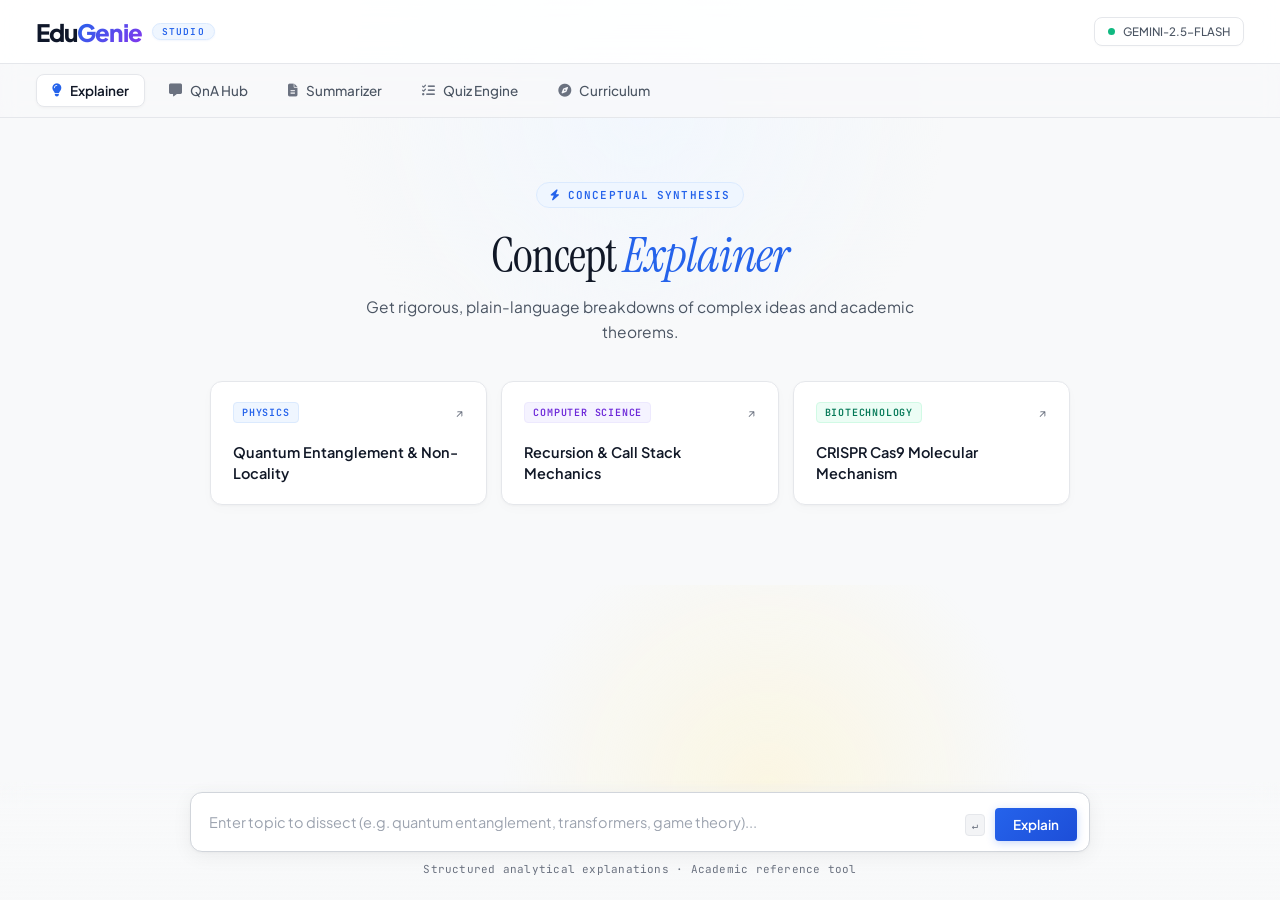
<file: static/index.html>
<!DOCTYPE html>
<html lang="en">

<head>
    <meta charset="UTF-8">
    <meta name="viewport" content="width=device-width, initial-scale=1.0">
    <title>EduGenie — Minimalist AI Academic Studio</title>
    <link rel="stylesheet" href="/static/style.css?v=light3">
    <link rel="stylesheet" href="https://cdnjs.cloudflare.com/ajax/libs/font-awesome/6.5.2/css/all.min.css">
    <link rel="preconnect" href="https://fonts.googleapis.com">
    <link rel="preconnect" href="https://fonts.gstatic.com" crossorigin>
    <link href="https://fonts.googleapis.com/css2?family=Instrument+Serif:ital@0;1&family=JetBrains+Mono:wght@400;500;600&family=Plus+Jakarta+Sans:wght@400;500;600;700&display=swap" rel="stylesheet">
</head>

<body>

    <!-- ─── Minimalist Header ─── -->
    <header>
        <div class="logo">
            <a href="/" class="logo-title" title="EduGenie AI Academic Studio">
                <span class="brand-edu">Edu</span><span class="brand-genie">Genie</span>
                <span class="logo-badge">STUDIO</span>
            </a>
        </div>

        <div class="header-status">
            <span class="status-dot"></span>
            <span>GEMINI-2.5-FLASH</span>
        </div>
    </header>

    <!-- ─── Segmented Workspace Navigation ─── -->
    <nav>
        <button class="active" id="explainerName">
            <i class="fa-solid fa-lightbulb"></i>
            Explainer
        </button>

        <button id="QnAName">
            <i class="fa-solid fa-message"></i>
            QnA Hub
        </button>

        <button id="summarizerName">
            <i class="fa-solid fa-file-lines"></i>
            Summarizer
        </button>

        <button id="quizName">
            <i class="fa-solid fa-list-check"></i>
            Quiz Engine
        </button>

        <button id="roadmapName">
            <i class="fa-solid fa-compass"></i>
            Curriculum
        </button>
    </nav>

    <!-- ─── Main Viewport ─── -->
    <main class="main-viewport">

        <!-- 1. Explainer View -->
        <section class="section-view chat-section Explainer active" id="Explainer">
            <div class="chat-scroll-area">
                <div class="chat-column">
                    <div class="welcome-hero">
                        <div class="hero-eyebrow eyebrow-blue">
                            <i class="fa-solid fa-bolt"></i> Conceptual Synthesis
                        </div>
                        <h1>Concept <em>Explainer</em></h1>
                        <p class="subline">Get rigorous, plain-language breakdowns of complex ideas and academic theorems.</p>
                        
                        <div class="starter-bento">
                            <div class="bento-card" onclick="useStarterPrompt(Explainer, 'Quantum Entanglement')">
                                <div class="bento-header">
                                    <span class="bento-tag tag-blue">Physics</span>
                                    <span class="bento-arrow">↗</span>
                                </div>
                                <h3>Quantum Entanglement & Non-Locality</h3>
                            </div>
                            <div class="bento-card" onclick="useStarterPrompt(Explainer, 'Recursion in Computer Science')">
                                <div class="bento-header">
                                    <span class="bento-tag tag-purple">Computer Science</span>
                                    <span class="bento-arrow">↗</span>
                                </div>
                                <h3>Recursion & Call Stack Mechanics</h3>
                            </div>
                            <div class="bento-card" onclick="useStarterPrompt(Explainer, 'CRISPR Gene Editing')">
                                <div class="bento-header">
                                    <span class="bento-tag tag-emerald">Biotechnology</span>
                                    <span class="bento-arrow">↗</span>
                                </div>
                                <h3>CRISPR Cas9 Molecular Mechanism</h3>
                            </div>
                        </div>

                        <button class="clear-chat-btn" onclick="clearChat(Explainer)">
                            <i class="fa-solid fa-arrow-rotate-left"></i> Reset Thread
                        </button>
                    </div>

                    <div class="chat-feed-container"></div>
                </div>
            </div>

            <div class="chat-input-dock">
                <div class="dock-inner">
                    <div class="input-card">
                        <input type="text" class="chat-input" placeholder="Enter topic to dissect (e.g. quantum entanglement, transformers, game theory)...">
                        <div class="dock-actions">
                            <kbd class="kbd-hint">↵</kbd>
                            <button type="button" class="send-btn" title="Explain Concept">
                                <span>Explain</span>
                            </button>
                        </div>
                    </div>
                    <small class="disclaimer">Structured analytical explanations · Academic reference tool</small>
                </div>
            </div>
        </section>

        <!-- 2. QnA Hub View -->
        <section class="section-view chat-section QnA" id="QnA">
            <div class="chat-scroll-area">
                <div class="chat-column">
                    <div class="welcome-hero">
                        <div class="hero-eyebrow eyebrow-purple">
                            <i class="fa-solid fa-comment-dots"></i> Direct Inquiry
                        </div>
                        <h1>Academic <em>QnA Hub</em></h1>
                        <p class="subline">Direct inquiry for scientific concepts, historical context, and technical mechanisms.</p>

                        <div class="starter-bento">
                            <div class="bento-card" onclick="useStarterPrompt(QnA, 'Why does ice float on liquid water?')">
                                <div class="bento-header">
                                    <span class="bento-tag tag-amber">Thermodynamics</span>
                                    <span class="bento-arrow">↗</span>
                                </div>
                                <h3>Why does ice float on liquid water?</h3>
                            </div>
                            <div class="bento-card" onclick="useStarterPrompt(QnA, 'What causes gravity according to general relativity?')">
                                <div class="bento-header">
                                    <span class="bento-tag tag-blue">Astrophysics</span>
                                    <span class="bento-arrow">↗</span>
                                </div>
                                <h3>Spacetime curvature vs. Newtonian gravity</h3>
                            </div>
                            <div class="bento-card" onclick="useStarterPrompt(QnA, 'How do neural networks learn through backpropagation?')">
                                <div class="bento-header">
                                    <span class="bento-tag tag-purple">Deep Learning</span>
                                    <span class="bento-arrow">↗</span>
                                </div>
                                <h3>Backpropagation & Matrix Chain Rule</h3>
                            </div>
                        </div>

                        <button class="clear-chat-btn" onclick="clearChat(QnA)">
                            <i class="fa-solid fa-arrow-rotate-left"></i> Reset Thread
                        </button>
                    </div>

                    <div class="chat-feed-container"></div>
                </div>
            </div>

            <div class="chat-input-dock">
                <div class="dock-inner">
                    <div class="input-card">
                        <input type="text" class="chat-input" placeholder="Pose a technical or academic question...">
                        <div class="dock-actions">
                            <kbd class="kbd-hint">↵</kbd>
                            <button type="button" class="send-btn" title="Ask AI">
                                <span>Inquire</span>
                            </button>
                        </div>
                    </div>
                    <small class="disclaimer">Direct educational verification · Grounded responses</small>
                </div>
            </div>
        </section>

        <!-- 3. Summarizer View -->
        <section class="section-view chat-section summarizer" id="summarizer">
            <div class="chat-scroll-area">
                <div class="chat-column">
                    <div class="welcome-hero">
                        <div class="hero-eyebrow eyebrow-emerald">
                            <i class="fa-solid fa-compress"></i> Document Condenser
                        </div>
                        <h1>Document <em>Summarizer</em></h1>
                        <p class="subline">Condense dense literature, research publications, or complex notes into high-signal analytical briefs.</p>

                        <div class="starter-bento">
                            <div class="bento-card" onclick="useStarterPrompt(summarizer, 'Explain Retrieval-Augmented Generation (RAG), how it works, and why it is useful...')">
                                <div class="bento-header">
                                    <span class="bento-tag tag-blue">AI Architecture</span>
                                    <span class="bento-arrow">↗</span>
                                </div>
                                <h3>Retrieval-Augmented Generation (RAG)</h3>
                            </div>
                            <div class="bento-card" onclick="useStarterPrompt(summarizer, 'Summarize the core principles of Quantum Computing in simple terms.')">
                                <div class="bento-header">
                                    <span class="bento-tag tag-amber">Computation</span>
                                    <span class="bento-arrow">↗</span>
                                </div>
                                <h3>Quantum Superposition & Qubit Circuits</h3>
                            </div>
                            <div class="bento-card" onclick="useStarterPrompt(summarizer, 'What are the main differences between supervised, unsupervised, and reinforcement learning?')">
                                <div class="bento-header">
                                    <span class="bento-tag tag-emerald">Machine Learning</span>
                                    <span class="bento-arrow">↗</span>
                                </div>
                                <h3>Paradigms: Supervised vs. RL Policies</h3>
                            </div>
                        </div>

                        <button class="clear-chat-btn" onclick="clearChat(summarizer)">
                            <i class="fa-solid fa-arrow-rotate-left"></i> Reset Thread
                        </button>
                    </div>

                    <div class="chat-feed-container"></div>
                </div>
            </div>

            <div class="chat-input-dock">
                <div class="dock-inner">
                    <div class="depth-control">
                        <span class="control-label">BRIEF DEPTH</span>
                        <div class="segmented-group">
                            <button type="button" class="segmented-btn" data-length="Short">Executive</button>
                            <button type="button" class="segmented-btn active" data-length="medium">Balanced</button>
                            <button type="button" class="segmented-btn" data-length="Detailed">In-Depth</button>
                        </div>
                    </div>
                    
                    <div class="input-card">
                        <textarea class="chat-input summarizer-input" placeholder="Paste source passage or prompt to condense..." rows="2"></textarea>
                        <div class="dock-actions">
                            <kbd class="kbd-hint">↵</kbd>
                            <button type="button" class="send-btn" title="Generate Summary">
                                <span>Summarize</span>
                            </button>
                        </div>
                    </div>
                    <small class="disclaimer">High-density summary briefs · Formatted for fast retention</small>
                </div>
            </div>
        </section>

        <!-- 4. Quiz View -->
        <section class="section-view scroll-section Quiz" id="Quiz">
            <div class="content-container">
                <div class="welcome-hero" style="margin: 20px 0 32px 0;">
                    <div class="hero-eyebrow eyebrow-amber">
                        <i class="fa-solid fa-check-double"></i> Knowledge Verification
                    </div>
                    <h1>Assessment <em>Engine</em></h1>
                    <p class="subline">Interactive evaluation suite designed to test conceptual understanding and recall.</p>
                </div>

                <div class="QuizGenerator">
                    <!-- Step 1: Quiz Settings -->
                    <form class="quizSetting" id="quizSettingsForm">
                        <h2>Assessment Configuration</h2>

                        <div class="quizSettingTopic">
                            <label>Domain or Topic</label>
                            <input type="text" id="quizTopicInput" placeholder="e.g. Distributed Systems, Neural Architecture, Calculus" required>
                        </div>

                        <div class="quizSettingTopic">
                            <label>Target Rigor</label>
                            <select id="quizDifficultySelect" required>
                                <option value="Easy">Foundational (Easy)</option>
                                <option value="Medium" selected>Standard (Medium)</option>
                                <option value="Hard">Advanced (Hard)</option>
                            </select>
                        </div>

                        <div class="quizSettingTopic">
                            <label>Question Quantity</label>
                            <input type="number" id="quizNumInput" min="1" max="20" value="5" required>
                        </div>

                        <button type="submit" id="quizGenerateBtn">Construct Assessment</button>
                    </form>

                    <!-- Step 2: Question Display -->
                    <div id="quizPlayArea" style="display:none;">
                        <div class="quiz-progress">
                            <div class="quiz-progress-bar" id="quizProgressBar"></div>
                        </div>
                        <p class="quiz-counter" id="quizCounter">Question 1 / 5</p>

                        <div class="quiz-question-card">
                            <h3 id="quizQuestionText"></h3>
                            <div class="quiz-options" id="quizOptions"></div>
                        </div>
                    </div>

                    <!-- Step 3: Results -->
                    <div id="quizResults" style="display:none;">
                        <div class="quiz-score-display">
                            <h2>Assessment Complete</h2>
                            <div class="quiz-score-circle" id="quizScoreCircle">
                                <span id="quizScoreText">0/5</span>
                            </div>
                            <p id="quizScoreMessage"></p>
                        </div>

                        <div class="quiz-review" id="quizReview"></div>

                        <button class="quiz-restart-btn" id="quizRestartBtn">Generate Another Assessment</button>
                    </div>
                </div>
            </div>
        </section>

        <!-- 5. Curriculum / Roadmap View -->
        <section class="section-view scroll-section roadmap" id="roadmap">
            <div class="content-container">
                <div class="welcome-hero" style="margin: 20px 0 32px 0;">
                    <div class="hero-eyebrow eyebrow-rose">
                        <i class="fa-solid fa-map-location-dot"></i> Structured Mastery
                    </div>
                    <h1>Curriculum <em>Roadmap</em></h1>
                    <p class="subline">Generate step-by-step master syllabi from foundational principles to advanced mastery.</p>
                </div>

                <div class="roadmap-controls">
                    <div class="roadmap-search">
                        <input type="text" id="roadmapTopicInput" placeholder="e.g. Machine Learning, Compilers, Distributed Consensus...">
                        <select id="roadmapLevelSelect" class="roadmap-level">
                            <option value="beginner">Beginner</option>
                            <option value="intermediate" selected>Intermediate</option>
                            <option value="advanced">Advanced</option>
                        </select>
                        <button id="roadmapGenerateBtn">Build Path</button>
                    </div>
                </div>

                <!-- Error / Loading Display -->
                <div id="roadmapStatusMessage" class="roadmap-message"></div>

                <!-- Timeline Container -->
                <div id="roadmapTimelineContainer" class="roadmap-timeline" style="display:none;"></div>
            </div>
        </section>

    </main>

    <!-- ─── Core Application Logic ─── -->
    <script>
        // ─── Section References ───
        const explainerBtn = document.getElementById("explainerName");
        const Explainer = document.getElementById("Explainer");
        const QnABtn = document.getElementById("QnAName");
        const QnA = document.getElementById("QnA");
        const summarizerBtn = document.getElementById("summarizerName");
        const summarizer = document.getElementById("summarizer");
        const quizBtn = document.getElementById("quizName");
        const Quiz = document.getElementById("Quiz");
        const roadmapBtn = document.getElementById("roadmapName");
        const roadmap = document.getElementById("roadmap");

        const allSections = [Explainer, QnA, summarizer, Quiz, roadmap];
        const allBtns = [explainerBtn, QnABtn, summarizerBtn, quizBtn, roadmapBtn];

        // ─── Tab Switching ───
        function showSection(activeSection, activeBtn) {
            allSections.forEach(sec => sec.classList.remove('active'));
            allBtns.forEach(btn => btn.classList.remove('active'));

            activeSection.classList.add('active');
            activeBtn.classList.add('active');
        }

        explainerBtn.addEventListener('click', () => showSection(Explainer, explainerBtn));
        QnABtn.addEventListener('click', () => showSection(QnA, QnABtn));
        summarizerBtn.addEventListener('click', () => showSection(summarizer, summarizerBtn));
        quizBtn.addEventListener('click', () => showSection(Quiz, quizBtn));
        roadmapBtn.addEventListener('click', () => showSection(roadmap, roadmapBtn));

        // ─── Helper: Escape HTML ───
        function escapeHtml(text) {
            const div = document.createElement('div');
            div.textContent = text;
            return div.innerHTML;
        }

        // ─── Robust Document Markdown Parser ───
        function markdownToHtml(text) {
            if (!text) return '';
            let html = text;

            // Escape HTML entities safely
            html = html.replace(/&/g, '&amp;').replace(/</g, '&lt;').replace(/>/g, '&gt;');

            // Multi-line code blocks
            html = html.replace(/```(?:[a-zA-Z0-9]+)?\n([\s\S]*?)```/g, '<pre><code>$1</code></pre>');
            html = html.replace(/```([\s\S]*?)```/g, '<pre><code>$1</code></pre>');

            // Inline code
            html = html.replace(/`([^`]+)`/g, '<code>$1</code>');

            // Horizontal rules
            html = html.replace(/^---+$/gm, '<hr>');

            // Headings
            html = html.replace(/^### (.+)$/gm, '<h3>$1</h3>');
            html = html.replace(/^## (.+)$/gm, '<h2>$1</h2>');
            html = html.replace(/^# (.+)$/gm, '<h1>$1</h1>');

            // Bold & italic
            html = html.replace(/\*\*\*(.+?)\*\*\*/g, '<strong><em>$1</em></strong>');
            html = html.replace(/\*\*(.+?)\*\*/g, '<strong>$1</strong>');
            html = html.replace(/\*([^\*\n]+)\*/g, '<em>$1</em>');

            // List items with any leading whitespace
            html = html.replace(/^\s*[\*\-]\s+(.+)$/gm, '<li>$1</li>');
            html = html.replace(/^\s*\d+\.\s+(.+)$/gm, '<li>$1</li>');

            // Group adjacent list items in <ul>
            html = html.replace(/((?:<li>.*?<\/li>\n?)+)/g, '<ul>$1</ul>');

            // Paragraphs and line breaks
            html = html.replace(/\n\n+/g, '</p><p>');
            html = html.replace(/\n/g, '<br>');
            html = '<p>' + html + '</p>';

            // Clean up empty paragraphs
            html = html.replace(/<p>\s*<\/p>/g, '');
            html = html.replace(/<p>\s*(<(?:ul|ol|pre|hr|h1|h2|h3)>)/g, '$1');
            html = html.replace(/(<\/(?:ul|ol|pre|hr|h1|h2|h3)>)\s*<\/p>/g, '$1');

            return html;
        }

        // ─── Add Message to Chat Feed (Editorial Document Style) ───
        let messageCounter = 0;
        function addToChatFeed(section, question, answer) {
            const feed = section.querySelector('.chat-feed-container');
            section.classList.add('has-messages');

            // 1. Add User Message
            const userMsg = document.createElement('div');
            userMsg.className = 'chat-message user-message';
            userMsg.innerHTML = `
                <div class="message-content">
                    <p>${escapeHtml(question)}</p>
                </div>
            `;
            feed.appendChild(userMsg);

            // 2. Add AI Response Card
            messageCounter++;
            const msgId = `ai-msg-body-${messageCounter}`;
            const aiMsg = document.createElement('div');
            aiMsg.className = 'chat-message ai-message';
            aiMsg.innerHTML = `
                <div class="ai-avatar-mark">EG</div>
                <div class="message-wrapper">
                    <div class="message-content" id="${msgId}">
                        ${markdownToHtml(answer)}
                    </div>
                    <div class="message-actions">
                        <button type="button" class="action-btn copy-btn" onclick="copyMessage('${msgId}', this)">
                            <i class="fa-regular fa-copy"></i> Copy Brief
                        </button>
                    </div>
                </div>
            `;
            feed.appendChild(aiMsg);

            // Smoothly scroll to the beginning of the AI response for natural reading
            setTimeout(() => {
                aiMsg.scrollIntoView({ behavior: 'smooth', block: 'start' });
            }, 60);
        }

        // ─── Copy Document Action ───
        async function copyMessage(elementId, btn) {
            const el = document.getElementById(elementId);
            if (!el) return;
            const text = el.innerText || el.textContent;
            try {
                await navigator.clipboard.writeText(text);
                const originalHtml = btn.innerHTML;
                btn.innerHTML = '<i class="fa-solid fa-check"></i> Copied';
                btn.style.color = 'var(--accent-sage)';
                btn.style.borderColor = 'rgba(147, 183, 162, 0.4)';
                setTimeout(() => {
                    btn.innerHTML = originalHtml;
                    btn.style.color = '';
                    btn.style.borderColor = '';
                }, 2000);
            } catch (err) {
                console.error('Failed to copy text: ', err);
            }
        }

        // ─── Clear / Reset Thread ───
        function clearChat(section) {
            const feed = section.querySelector('.chat-feed-container');
            if (feed) feed.innerHTML = '';
            section.classList.remove('has-messages');
        }

        // ─── Starter Prompt Bento ───
        function useStarterPrompt(section, text) {
            const input = section.querySelector('.chat-input');
            const submitBtn = section.querySelector('.send-btn');
            if (input && submitBtn) {
                input.value = text;
                submitBtn.click();
            }
        }

        // ─── Generic API Call Helper ───
        async function callAPI(url, body, section, inputEl, question) {
            const btn = section.querySelector('.send-btn');
            const originalContent = btn.innerHTML;
            btn.innerHTML = '<svg class="spinner" viewBox="0 0 50 50"><circle class="path" cx="25" cy="25" r="20" fill="none" stroke-width="5"></circle></svg> Synthesizing...';
            btn.disabled = true;
            if (inputEl) inputEl.disabled = true;

            try {
                const response = await fetch(url, {
                    method: 'POST',
                    headers: { 'Content-Type': 'application/json' },
                    body: JSON.stringify(body)
                });
                const data = await response.json();
                addToChatFeed(section, question, data.response);
            } catch (error) {
                addToChatFeed(section, question, 'Error: ' + error.message);
            } finally {
                btn.innerHTML = originalContent;
                btn.disabled = false;
                if (inputEl) {
                    inputEl.disabled = false;
                    inputEl.value = '';
                    inputEl.focus();
                }
            }
        }

        // ─── 1. Explainer Setup ───
        const explainerInput = Explainer.querySelector('.chat-input');
        const explainerSubmit = Explainer.querySelector('.send-btn');

        function triggerExplainer() {
            const topic = explainerInput.value.trim();
            if (!topic) return alert('Please enter a concept to explain.');
            callAPI('/explain', { topic: topic }, Explainer, explainerInput, topic);
        }

        explainerSubmit.addEventListener('click', triggerExplainer);
        explainerInput.addEventListener('keydown', (e) => {
            if (e.key === 'Enter') {
                e.preventDefault();
                triggerExplainer();
            }
        });

        // ─── 2. QnA Hub Setup ───
        const qnaInput = QnA.querySelector('.chat-input');
        const qnaSubmit = QnA.querySelector('.send-btn');

        function triggerQnA() {
            const question = qnaInput.value.trim();
            if (!question) return alert('Please enter a question.');
            callAPI('/qa', { question: question }, QnA, qnaInput, question);
        }

        qnaSubmit.addEventListener('click', triggerQnA);
        qnaInput.addEventListener('keydown', (e) => {
            if (e.key === 'Enter') {
                e.preventDefault();
                triggerQnA();
            }
        });

        // ─── 3. Summarizer Setup ───
        const summarizerInput = summarizer.querySelector('.chat-input');
        const summarizerSubmit = summarizer.querySelector('.send-btn');
        let currentSummaryLength = 'medium';

        // Depth control segmented buttons
        document.querySelectorAll('.segmented-btn').forEach(btn => {
            btn.addEventListener('click', () => {
                document.querySelectorAll('.segmented-btn').forEach(b => b.classList.remove('active'));
                btn.classList.add('active');
                currentSummaryLength = btn.dataset.length || 'medium';
            });
        });

        function triggerSummarizer() {
            const text = summarizerInput.value.trim();
            if (!text) return alert('Please enter text or a query to summarize.');
            const displayQuestion = text.length > 90 ? text.substring(0, 90) + '...' : text;
            callAPI('/summarize', { text: text, length: currentSummaryLength }, summarizer, summarizerInput, displayQuestion);
        }

        summarizerSubmit.addEventListener('click', triggerSummarizer);
        summarizerInput.addEventListener('keydown', (e) => {
            if (e.key === 'Enter' && !e.shiftKey) {
                e.preventDefault();
                triggerSummarizer();
            }
        });

        // ─── 4. Quiz Engine Setup ───
        let quizData = [];
        let currentQ = 0;
        let userAnswers = [];
        let quizScore = 0;

        const quizSettingsForm = document.getElementById('quizSettingsForm');
        const quizPlayArea = document.getElementById('quizPlayArea');
        const quizResults = document.getElementById('quizResults');
        const quizGenerateBtn = document.getElementById('quizGenerateBtn');
        const quizProgressBar = document.getElementById('quizProgressBar');
        const quizCounter = document.getElementById('quizCounter');
        const quizQuestionText = document.getElementById('quizQuestionText');
        const quizOptionsDiv = document.getElementById('quizOptions');
        const quizScoreText = document.getElementById('quizScoreText');
        const quizScoreMessage = document.getElementById('quizScoreMessage');
        const quizReview = document.getElementById('quizReview');
        const quizRestartBtn = document.getElementById('quizRestartBtn');

        quizSettingsForm.addEventListener('submit', async (e) => {
            e.preventDefault();
            const topic = document.getElementById('quizTopicInput').value.trim();
            const numQ = parseInt(document.getElementById('quizNumInput').value) || 5;
            const difficulty = document.getElementById('quizDifficultySelect').value;
            if (!topic) return alert('Please enter a quiz topic.');

            quizGenerateBtn.innerHTML = '<svg class="spinner" viewBox="0 0 50 50"><circle class="path" cx="25" cy="25" r="20" fill="none" stroke-width="5"></circle></svg> Generating...';
            quizGenerateBtn.disabled = true;

            try {
                const response = await fetch('/quiz', {
                    method: 'POST',
                    headers: { 'Content-Type': 'application/json' },
                    body: JSON.stringify({ topic, num_questions: numQ, difficulty })
                });
                const data = await response.json();
                const result = data.response;

                if (result.error) {
                    alert(result.error);
                    return;
                }

                quizData = result.questions;
                currentQ = 0;
                userAnswers = [];
                quizScore = 0;

                quizSettingsForm.style.display = 'none';
                quizResults.style.display = 'none';
                quizPlayArea.style.display = 'block';
                showQuestion();
            } catch (error) {
                alert('Error generating quiz: ' + error.message);
            } finally {
                quizGenerateBtn.textContent = 'Construct Assessment';
                quizGenerateBtn.disabled = false;
            }
        });

        function showQuestion() {
            const q = quizData[currentQ];
            const total = quizData.length;
            const progress = ((currentQ) / total) * 100;

            quizProgressBar.style.width = progress + '%';
            quizCounter.textContent = `Question ${currentQ + 1} / ${total}`;
            quizQuestionText.textContent = q.question;

            quizOptionsDiv.innerHTML = '';
            ['A', 'B', 'C', 'D'].forEach(key => {
                if (q.options[key]) {
                    const btn = document.createElement('button');
                    btn.className = 'quiz-option-btn';
                    btn.innerHTML = `<span class="option-key">${key}</span> ${q.options[key]}`;
                    btn.addEventListener('click', () => selectAnswer(key, btn));
                    quizOptionsDiv.appendChild(btn);
                }
            });
        }

        function selectAnswer(selected, clickedBtn) {
            const q = quizData[currentQ];
            const correct = q.correct;
            const isCorrect = selected === correct;

            if (isCorrect) quizScore++;
            userAnswers.push({ selected, correct, isCorrect });

            const allBtns = quizOptionsDiv.querySelectorAll('.quiz-option-btn');
            allBtns.forEach(btn => {
                btn.disabled = true;
                btn.style.cursor = 'default';
                const key = btn.querySelector('.option-key').textContent;
                if (key === correct) {
                    btn.classList.add('correct');
                } else if (key === selected && !isCorrect) {
                    btn.classList.add('wrong');
                }
            });

            setTimeout(() => {
                currentQ++;
                if (currentQ < quizData.length) {
                    showQuestion();
                } else {
                    showResults();
                }
            }, 1000);
        }

        function showResults() {
            quizPlayArea.style.display = 'none';
            quizResults.style.display = 'block';

            const total = quizData.length;
            const pct = Math.round((quizScore / total) * 100);

            quizScoreText.textContent = `${quizScore}/${total}`;
            quizProgressBar.style.width = '100%';

            if (pct >= 80) quizScoreMessage.textContent = 'High Mastery: Exceptional conceptual retention.';
            else if (pct >= 60) quizScoreMessage.textContent = 'Solid Grasp: Good conceptual foundation.';
            else if (pct >= 40) quizScoreMessage.textContent = 'Review Recommended: Revisit foundational sections.';
            else quizScoreMessage.textContent = 'Active Study Required: Re-read core explanations.';

            let reviewHTML = '<h3>Answer Review</h3>';
            quizData.forEach((q, i) => {
                const ua = userAnswers[i];
                const icon = ua.isCorrect ? '✓' : '✗';
                reviewHTML += `
                    <div class="quiz-review-item ${ua.isCorrect ? 'review-correct' : 'review-wrong'}">
                        <p class="review-q"><strong>${icon} Q${i + 1}:</strong> ${q.question}</p>
                        <p class="review-answer">Your answer: <strong>${ua.selected}</strong> — ${q.options[ua.selected]}</p>
                        ${!ua.isCorrect ? `<p class="review-correct-answer">Correct answer: <strong>${ua.correct}</strong> — ${q.options[ua.correct]}</p>` : ''}
                        <p class="review-explanation">Rationale: ${q.explanation}</p>
                    </div>
                `;
            });
            quizReview.innerHTML = reviewHTML;
        }

        quizRestartBtn.addEventListener('click', () => {
            quizResults.style.display = 'none';
            quizPlayArea.style.display = 'none';
            quizSettingsForm.style.display = 'flex';
        });

        // ─── 5. Curriculum Roadmap Setup ───
        const roadmapTopicInput = document.getElementById('roadmapTopicInput');
        const roadmapLevelSelect = document.getElementById('roadmapLevelSelect');
        const roadmapGenerateBtn = document.getElementById('roadmapGenerateBtn');
        const roadmapTimelineContainer = document.getElementById('roadmapTimelineContainer');
        const roadmapStatusMessage = document.getElementById('roadmapStatusMessage');

        roadmapGenerateBtn.addEventListener('click', async () => {
            const topic = roadmapTopicInput.value.trim();
            const level = roadmapLevelSelect.value;
            if (!topic) return alert('Please enter a topic for your curriculum.');

            roadmapGenerateBtn.innerHTML = '<svg class="spinner" viewBox="0 0 50 50"><circle class="path" cx="25" cy="25" r="20" fill="none" stroke-width="5"></circle></svg> Building...';
            roadmapGenerateBtn.disabled = true;
            roadmapTopicInput.disabled = true;
            roadmapLevelSelect.disabled = true;

            roadmapTimelineContainer.style.display = 'none';
            roadmapStatusMessage.style.display = 'block';
            roadmapStatusMessage.innerHTML = '<p>Synthesizing curriculum structure...</p>';

            try {
                const response = await fetch('/learn/recommendations', {
                    method: 'POST',
                    headers: { 'Content-Type': 'application/json' },
                    body: JSON.stringify({ topic: topic, level: level })
                });
                const data = await response.json();
                const result = data.response;

                if (result.error) {
                    roadmapStatusMessage.innerHTML = `<p class="error-text">Error: ${result.error}</p>`;
                    return;
                }

                roadmapStatusMessage.style.display = 'none';
                let timelineHTML = `
                    <div class="roadmap-header">
                        <h2>Curriculum: ${result.topic || topic}</h2>
                        <span class="roadmap-badge">${result.level || level}</span>
                    </div>
                `;

                if (result.roadmap && Array.isArray(result.roadmap)) {
                    result.roadmap.forEach((phase, index) => {
                        let topicsHTML = phase.topics ? phase.topics.map(t => `<li>${t}</li>`).join('') : '';
                        let resourcesHTML = phase.resources ? phase.resources.map(r => `<li><i class="fa-solid fa-arrow-up-right-from-square"></i> ${r}</li>`).join('') : '';

                        timelineHTML += `
                            <div class="timeline-step">
                                <div class="timeline-marker">${index + 1}</div>
                                <div class="timeline-content">
                                    <div class="timeline-title-row">
                                        <h3>${phase.phase}</h3>
                                        ${phase.estimated_time ? `<span class="time-est"><i class="fa-regular fa-clock"></i> ${phase.estimated_time}</span>` : ''}
                                    </div>
                                    <p class="timeline-desc">${phase.description}</p>
                                    
                                    <div class="timeline-details">
                                        ${topicsHTML ? `
                                        <div class="detail-box">
                                            <h4>Core Competencies</h4>
                                            <ul>${topicsHTML}</ul>
                                        </div>` : ''}
                                        
                                        ${resourcesHTML ? `
                                        <div class="detail-box">
                                            <h4>Recommended References</h4>
                                            <ul class="resource-list">${resourcesHTML}</ul>
                                        </div>` : ''}
                                    </div>
                                </div>
                            </div>
                        `;
                    });
                } else {
                    timelineHTML += '<p>Failed to parse curriculum steps. Please try again.</p>';
                }

                roadmapTimelineContainer.innerHTML = timelineHTML;
                roadmapTimelineContainer.style.display = 'block';

            } catch (error) {
                roadmapStatusMessage.innerHTML = `<p class="error-text">Error generating curriculum: ${error.message}</p>`;
            } finally {
                roadmapGenerateBtn.textContent = 'Build Path';
                roadmapGenerateBtn.disabled = false;
                roadmapTopicInput.disabled = false;
                roadmapLevelSelect.disabled = false;
            }
        });

        roadmapTopicInput.addEventListener('keydown', (e) => {
            if (e.key === 'Enter') roadmapGenerateBtn.click();
        });
    </script>
</body>

</html>
</file>
<file: static/style.css>
/* ─── EduGenie AI: Subtle & Attractive Minimalist Editorial Design System (Warm Light Canvas) ─── */
@import url('https://fonts.googleapis.com/css2?family=Instrument+Serif:ital@0;1&family=JetBrains+Mono:wght@400;500;600&family=Plus+Jakarta+Sans:wght@400;500;600;700&display=swap');

:root {
    /* ─── Core Palette (Warm Linen / Bone Canvas) ─── */
    --bg-canvas: #f8f9fa;
    --bg-surface: #ffffff;
    --bg-surface-elevated: #f1f3f6;
    --bg-surface-input: #ffffff;
    
    /* ─── Structural Hairlines ─── */
    --border-subtle: #e5e7eb;
    --border-medium: #d1d5db;
    --border-strong: #9ca3af;
    
    /* ─── Typography & Neutrals ─── */
    --text-primary: #111827;
    --text-secondary: #4b5563;
    --text-tertiary: #6b7280;
    --text-inverse: #ffffff;
    
    /* ─── Subtle & Attractive Pastel Accents ─── */
    --accent-blue: #2563eb;
    --accent-blue-bg: #eff6ff;
    --accent-blue-border: #dbeafe;
    
    --accent-amber: #b45309;
    --accent-amber-bg: #fef3c7;
    --accent-amber-border: #fde68a;
    
    --accent-emerald: #047857;
    --accent-emerald-bg: #ecfdf5;
    --accent-emerald-border: #d1fae5;
    
    --accent-purple: #6d28d9;
    --accent-purple-bg: #f5f3ff;
    --accent-purple-border: #ede9fe;
    
    --accent-rose: #be123c;
    --accent-rose-bg: #fff1f2;
    --accent-rose-border: #ffe4e6;
    
    --accent-warm: #c2410c;
    --accent-warm-bg: #fff7ed;
    --accent-warm-border: #ffedd5;
    
    /* ─── Radii & Shadows ─── */
    --radius-xs: 4px;
    --radius-sm: 8px;
    --radius-md: 12px;
    --radius-lg: 16px;
    
    --shadow-subtle: 0 1px 3px rgba(0, 0, 0, 0.04), 0 4px 12px rgba(0, 0, 0, 0.02);
    --shadow-elevated: 0 4px 16px rgba(0, 0, 0, 0.05), 0 1px 2px rgba(0, 0, 0, 0.03);
    --shadow-dock: 0 4px 20px rgba(0, 0, 0, 0.06), 0 1px 3px rgba(0, 0, 0, 0.03);
    
    /* ─── Fonts ─── */
    --font-sans: 'Plus Jakarta Sans', -apple-system, BlinkMacSystemFont, 'Segoe UI', sans-serif;
    --font-serif: 'Instrument Serif', Georgia, serif;
    --font-mono: 'JetBrains Mono', Consolas, monospace;
}

* {
    margin: 0;
    padding: 0;
    box-sizing: border-box;
    font-family: var(--font-sans);
    -webkit-font-smoothing: antialiased;
    -moz-osx-font-smoothing: grayscale;
}

html, body {
    height: 100%;
    width: 100%;
    background-color: var(--bg-canvas);
    color: var(--text-primary);
    overflow: hidden;
    display: flex;
    flex-direction: column;
}

/* Subtle, soft ambient pastel illumination across the canvas */
body::before {
    content: '';
    position: fixed;
    top: -10%;
    left: 20%;
    width: 60vw;
    height: 45vh;
    background: radial-gradient(circle, rgba(239, 246, 255, 0.7) 0%, transparent 70%);
    pointer-events: none;
    z-index: 0;
}

body::after {
    content: '';
    position: fixed;
    bottom: -10%;
    right: 15%;
    width: 50vw;
    height: 45vh;
    background: radial-gradient(circle, rgba(254, 243, 199, 0.45) 0%, transparent 70%);
    pointer-events: none;
    z-index: 0;
}

/* ─── Header ─── */
header {
    height: 64px;
    border-bottom: 1px solid var(--border-subtle);
    display: flex;
    justify-content: space-between;
    align-items: center;
    padding: 0 36px;
    background: rgba(255, 255, 255, 0.88);
    backdrop-filter: blur(14px);
    z-index: 100;
    flex-shrink: 0;
}

.logo {
    display: flex;
    align-items: center;
    text-decoration: none;
    user-select: none;
}

.logo-title {
    display: inline-flex;
    align-items: center;
    text-decoration: none;
    cursor: pointer;
    line-height: 1;
}

.brand-edu {
    font-size: 24px;
    font-weight: 800;
    letter-spacing: -0.04em;
    color: #0f172a;
    transition: color 0.2s ease;
}

.brand-genie {
    font-size: 24px;
    font-weight: 800;
    letter-spacing: -0.035em;
    background: linear-gradient(135deg, #2563eb 0%, #7c3aed 45%, #4f46e5 80%, #2563eb 100%);
    background-size: 250% auto;
    -webkit-background-clip: text;
    -webkit-text-fill-color: transparent;
    animation: shineText 7s linear infinite;
    transition: filter 0.25s ease;
}

@keyframes shineText {
    0% { background-position: 0% center; }
    50% { background-position: 100% center; }
    100% { background-position: 0% center; }
}

.logo:hover .brand-genie {
    filter: drop-shadow(0 2px 10px rgba(37, 99, 235, 0.35));
}

.logo:hover .brand-edu {
    color: #1e293b;
}

.logo-badge {
    font-family: var(--font-mono);
    font-size: 9.5px;
    font-weight: 600;
    text-transform: uppercase;
    letter-spacing: 0.12em;
    padding: 3px 9px;
    border-radius: 999px;
    background: #eff6ff;
    color: #2563eb;
    border: 1px solid #dbeafe;
    margin-left: 10px;
    box-shadow: 0 1px 2px rgba(37, 99, 235, 0.06);
    transition: all 0.2s ease;
}

.logo:hover .logo-badge {
    background: #dbeafe;
    border-color: #bfdbfe;
    transform: translateY(-0.5px);
}

.header-status {
    display: flex;
    align-items: center;
    gap: 8px;
    padding: 6px 13px;
    border: 1px solid var(--border-subtle);
    background: #ffffff;
    border-radius: var(--radius-sm);
    color: var(--text-secondary);
    font-family: var(--font-mono);
    font-size: 11.5px;
    font-weight: 500;
    box-shadow: 0 1px 2px rgba(0, 0, 0, 0.02);
}

.status-dot {
    width: 7px;
    height: 7px;
    border-radius: 50%;
    background: #10b981;
}

/* ─── Navigation Bar ─── */
nav {
    display: flex;
    align-items: center;
    gap: 8px;
    padding: 10px 36px;
    border-bottom: 1px solid var(--border-subtle);
    background: rgba(248, 249, 250, 0.75);
    backdrop-filter: blur(10px);
    z-index: 99;
    flex-shrink: 0;
    overflow-x: auto;
}

nav::-webkit-scrollbar {
    display: none;
}

nav button {
    border: 1px solid transparent;
    background: transparent;
    color: var(--text-secondary);
    cursor: pointer;
    font-size: 13.5px;
    font-weight: 500;
    display: flex;
    align-items: center;
    gap: 8px;
    padding: 7px 15px;
    border-radius: var(--radius-sm);
    transition: all 0.18s cubic-bezier(0.16, 1, 0.3, 1);
    white-space: nowrap;
}

nav button i {
    font-size: 13px;
    color: var(--text-tertiary);
    transition: color 0.18s ease;
}

nav button:hover {
    color: var(--text-primary);
    background: rgba(0, 0, 0, 0.03);
}

nav button:hover i {
    color: var(--text-secondary);
}

nav button.active {
    background: #ffffff;
    color: var(--text-primary);
    border-color: var(--border-subtle);
    font-weight: 600;
    box-shadow: 0 1px 3px rgba(0, 0, 0, 0.04);
}

nav button.active i {
    color: var(--accent-blue);
}

/* ─── Main Viewport ─── */
.main-viewport {
    flex: 1;
    height: calc(100vh - 118px);
    position: relative;
    overflow: hidden;
    display: flex;
    flex-direction: column;
    z-index: 1;
}

/* ─── Section Toggles ─── */
.section-view {
    display: none !important;
    width: 100%;
    height: 100%;
    flex-direction: column;
}

.section-view.active {
    display: flex !important;
}

/* ─── Chat Sections ─── */
.chat-section {
    position: relative;
    height: 100%;
    width: 100%;
    flex-direction: column;
    overflow: hidden;
}

/* Scroll area for message history */
.chat-scroll-area {
    flex: 1;
    overflow-y: auto;
    overflow-x: hidden;
    width: 100%;
    display: flex;
    flex-direction: column;
    align-items: center;
    padding: 24px 28px 40px;
    scroll-behavior: smooth;
}

.chat-scroll-area::-webkit-scrollbar {
    width: 6px;
}

.chat-scroll-area::-webkit-scrollbar-track {
    background: transparent;
}

.chat-scroll-area::-webkit-scrollbar-thumb {
    background: #d1d5db;
    border-radius: 4px;
}

.chat-scroll-area::-webkit-scrollbar-thumb:hover {
    background: #9ca3af;
}

/* Document Reading Column */
.chat-column {
    width: 100%;
    max-width: 900px;
    min-height: 100%;
    display: flex;
    flex-direction: column;
}

/* ─── Welcome Hero (Warm Editorial Empty State) ─── */
.welcome-hero {
    display: flex;
    flex-direction: column;
    align-items: center;
    text-align: center;
    margin: 40px auto 30px;
    width: 100%;
    transition: all 0.25s ease;
}

.hero-eyebrow {
    display: inline-flex;
    align-items: center;
    gap: 7px;
    font-family: var(--font-mono);
    font-size: 11px;
    text-transform: uppercase;
    letter-spacing: 0.1em;
    color: var(--accent-blue);
    background: var(--accent-blue-bg);
    border: 1px solid var(--accent-blue-border);
    padding: 5px 13px;
    border-radius: 999px;
    margin-bottom: 20px;
    font-weight: 600;
}

.hero-eyebrow.eyebrow-blue {
    color: var(--accent-blue);
    background: var(--accent-blue-bg);
    border-color: var(--accent-blue-border);
}

.hero-eyebrow.eyebrow-purple {
    color: var(--accent-purple);
    background: var(--accent-purple-bg);
    border-color: var(--accent-purple-border);
}

.hero-eyebrow.eyebrow-emerald {
    color: var(--accent-emerald);
    background: var(--accent-emerald-bg);
    border-color: var(--accent-emerald-border);
}

.hero-eyebrow.eyebrow-amber {
    color: var(--accent-amber);
    background: var(--accent-amber-bg);
    border-color: var(--accent-amber-border);
}

.hero-eyebrow.eyebrow-rose {
    color: var(--accent-rose);
    background: var(--accent-rose-bg);
    border-color: var(--accent-rose-border);
}

.welcome-hero h1 {
    font-family: var(--font-serif);
    font-size: 48px;
    font-weight: 400;
    line-height: 1.15;
    letter-spacing: -0.02em;
    color: var(--text-primary);
    margin-bottom: 12px;
}

.welcome-hero h1 em {
    font-family: var(--font-serif);
    font-style: italic;
    color: var(--accent-blue);
}

.Explainer .welcome-hero h1 em { color: var(--accent-blue); }
.QnA .welcome-hero h1 em { color: var(--accent-purple); }
.summarizer .welcome-hero h1 em { color: var(--accent-emerald); }
.Quiz .welcome-hero h1 em { color: var(--accent-amber); }
.roadmap .welcome-hero h1 em { color: var(--accent-rose); }

.welcome-hero .subline {
    font-size: 15.5px;
    color: var(--text-secondary);
    max-width: 600px;
    line-height: 1.6;
    margin-bottom: 36px;
}

/* ─── Asymmetrical Bento Prompt Cards ─── */
.starter-bento {
    display: grid;
    grid-template-columns: repeat(3, 1fr);
    gap: 14px;
    width: 100%;
    max-width: 860px;
}

.bento-card {
    background: #ffffff;
    border: 1px solid var(--border-subtle);
    border-radius: var(--radius-md);
    padding: 20px 22px;
    text-align: left;
    cursor: pointer;
    display: flex;
    flex-direction: column;
    justify-content: space-between;
    min-height: 124px;
    transition: all 0.2s cubic-bezier(0.16, 1, 0.3, 1);
    box-shadow: var(--shadow-subtle);
}

.bento-card:hover {
    border-color: #cbd5e1;
    background: #ffffff;
    box-shadow: var(--shadow-elevated);
    transform: translateY(-2px);
}

.bento-card:active {
    transform: scale(0.99);
}

.bento-header {
    display: flex;
    justify-content: space-between;
    align-items: center;
    margin-bottom: 12px;
}

/* Spot pastel badges on bento cards */
.bento-tag {
    font-family: var(--font-mono);
    font-size: 10px;
    text-transform: uppercase;
    letter-spacing: 0.08em;
    font-weight: 600;
    padding: 3px 8px;
    border-radius: var(--radius-xs);
}

.tag-blue {
    background: var(--accent-blue-bg);
    color: var(--accent-blue);
    border: 1px solid var(--accent-blue-border);
}

.tag-purple {
    background: var(--accent-purple-bg);
    color: var(--accent-purple);
    border: 1px solid var(--accent-purple-border);
}

.tag-emerald {
    background: var(--accent-emerald-bg);
    color: var(--accent-emerald);
    border: 1px solid var(--accent-emerald-border);
}

.tag-amber {
    background: var(--accent-amber-bg);
    color: var(--accent-amber);
    border: 1px solid var(--accent-amber-border);
}

.bento-arrow {
    font-size: 12px;
    color: var(--text-tertiary);
    transition: transform 0.2s ease, color 0.2s ease;
}

.bento-card:hover .bento-arrow {
    color: var(--text-primary);
    transform: translate(2px, -2px);
}

.bento-card h3 {
    font-size: 14.5px;
    font-weight: 600;
    color: var(--text-primary);
    line-height: 1.45;
}

/* Compact Header State when messages exist */
.chat-section.has-messages .welcome-hero {
    margin: 0 0 24px 0;
    padding: 14px 20px;
    border-radius: var(--radius-md);
    background: #ffffff;
    border: 1px solid var(--border-subtle);
    box-shadow: var(--shadow-subtle);
    flex-direction: row;
    justify-content: space-between;
    align-items: center;
    text-align: left;
}

.chat-section.has-messages .hero-eyebrow,
.chat-section.has-messages .starter-bento {
    display: none;
}

.chat-section.has-messages .welcome-hero h1 {
    font-size: 18px;
    margin-bottom: 0;
}

.chat-section.has-messages .welcome-hero .subline {
    font-size: 13px;
    margin-bottom: 0;
    color: var(--text-tertiary);
}

.clear-chat-btn {
    display: none;
    background: #ffffff;
    border: 1px solid var(--border-subtle);
    color: var(--text-secondary);
    padding: 6px 14px;
    border-radius: var(--radius-xs);
    font-size: 12px;
    font-family: var(--font-mono);
    cursor: pointer;
    align-items: center;
    gap: 7px;
    transition: all 0.18s ease;
}

.clear-chat-btn:hover {
    color: var(--accent-rose);
    border-color: var(--accent-rose-border);
    background: var(--accent-rose-bg);
}

.chat-section.has-messages .clear-chat-btn {
    display: flex;
}

/* ─── Chat Feed Container ─── */
.chat-feed-container {
    width: 100%;
    display: flex;
    flex-direction: column;
    gap: 28px;
    padding-bottom: 24px;
}

/* ─── Message Rows ─── */
.chat-message {
    display: flex;
    width: 100%;
    gap: 16px;
    animation: messageEnter 0.22s cubic-bezier(0.16, 1, 0.3, 1);
}

@keyframes messageEnter {
    from {
        opacity: 0;
        transform: translateY(8px);
    }
    to {
        opacity: 1;
        transform: translateY(0);
    }
}

/* User Message Bubble */
.chat-message.user-message {
    justify-content: flex-end;
}

.user-message .message-content {
    background: #f1f5f9;
    border: 1px solid #e2e8f0;
    border-radius: var(--radius-md) var(--radius-md) 2px var(--radius-md);
    padding: 13px 20px;
    max-width: 78%;
    color: #0f172a;
    font-size: 14.5px;
    line-height: 1.6;
    text-align: left;
    word-break: break-word;
}

/* AI Message - Document Brief Style */
.chat-message.ai-message {
    justify-content: flex-start;
    align-items: flex-start;
    width: 100%;
}

.ai-avatar-mark {
    width: 34px;
    height: 34px;
    border-radius: var(--radius-sm);
    background: linear-gradient(135deg, #eff6ff 0%, #e0e7ff 100%);
    border: 1px solid #bfdbfe;
    color: #2563eb;
    display: flex;
    align-items: center;
    justify-content: center;
    font-family: var(--font-mono);
    font-size: 11px;
    font-weight: 700;
    flex-shrink: 0;
    margin-top: 2px;
    box-shadow: 0 1px 3px rgba(37, 99, 235, 0.1);
}

.message-wrapper {
    flex: 1;
    min-width: 0;
    display: flex;
    flex-direction: column;
    gap: 10px;
}

.ai-message .message-content {
    background: #ffffff;
    border: 1px solid var(--border-subtle);
    border-radius: var(--radius-md);
    padding: 26px 32px;
    color: #1e293b;
    font-size: 15px;
    line-height: 1.78;
    text-align: left !important;
    width: 100%;
    word-break: break-word;
    box-shadow: var(--shadow-subtle);
}

/* Typography in AI Document */
.message-content p {
    margin-bottom: 14px;
    text-align: left;
    color: #334155;
}

.message-content p:last-child {
    margin-bottom: 0;
}

.message-content h1,
.message-content h2,
.message-content h3 {
    color: #0f172a;
    font-weight: 600;
    line-height: 1.4;
    text-align: left;
}

.message-content h1 {
    font-family: var(--font-serif);
    font-size: 26px;
    font-weight: 400;
    margin: 22px 0 12px;
}

.message-content h2 {
    font-size: 18px;
    margin: 22px 0 10px;
    padding-bottom: 8px;
    border-bottom: 1px solid var(--border-subtle);
}

.message-content h3 {
    font-size: 15px;
    color: var(--accent-blue);
    margin: 18px 0 8px;
}

.message-content ul,
.message-content ol {
    padding-left: 22px;
    margin: 12px 0 16px;
    text-align: left;
}

.message-content li {
    margin: 8px 0;
    line-height: 1.7;
    color: #475569;
}

.message-content strong {
    color: #0f172a;
    font-weight: 600;
}

.message-content em {
    color: var(--accent-blue);
    font-style: italic;
}

.message-content hr {
    border: none;
    border-top: 1px solid var(--border-subtle);
    margin: 20px 0;
}

.message-content code {
    background: #f1f5f9;
    border: 1px solid #e2e8f0;
    padding: 2px 6px;
    border-radius: var(--radius-xs);
    font-family: var(--font-mono);
    font-size: 13px;
    color: #1d4ed8;
}

.message-content pre {
    background: #f8fafc;
    border: 1px solid #e2e8f0;
    border-radius: var(--radius-sm);
    padding: 16px 20px;
    margin: 16px 0;
    overflow-x: auto;
}

.message-content pre code {
    background: transparent;
    border: none;
    padding: 0;
    color: #0f172a;
}

/* Minimalist Document Actions Toolbar */
.message-actions {
    display: flex;
    gap: 8px;
    padding-left: 2px;
}

.action-btn {
    background: #ffffff;
    border: 1px solid var(--border-subtle);
    color: var(--text-secondary);
    padding: 5px 12px;
    border-radius: var(--radius-xs);
    font-size: 12px;
    font-family: var(--font-mono);
    display: flex;
    align-items: center;
    gap: 6px;
    cursor: pointer;
    box-shadow: 0 1px 2px rgba(0, 0, 0, 0.02);
    transition: all 0.18s ease;
}

.action-btn:hover {
    background: #f8fafc;
    color: var(--text-primary);
    border-color: #cbd5e1;
}

/* ─── Pinned Command Dock (Crisp Light Architecture) ─── */
.chat-input-dock {
    position: sticky;
    bottom: 0;
    width: 100%;
    background: linear-gradient(180deg, rgba(248, 249, 250, 0) 0%, rgba(248, 249, 250, 0.94) 25%, #f8f9fa 100%);
    backdrop-filter: blur(14px);
    padding: 10px 28px 24px;
    display: flex;
    flex-direction: column;
    align-items: center;
    z-index: 30;
    flex-shrink: 0;
}

.dock-inner {
    width: 100%;
    max-width: 900px;
    display: flex;
    flex-direction: column;
    gap: 10px;
}

/* Segmented Depth Control for Summarizer */
.depth-control {
    display: flex;
    align-items: center;
    gap: 12px;
    padding: 0 2px;
}

.control-label {
    font-family: var(--font-mono);
    font-size: 10.5px;
    text-transform: uppercase;
    letter-spacing: 0.1em;
    color: var(--text-tertiary);
    font-weight: 600;
}

.segmented-group {
    display: flex;
    gap: 2px;
    background: #e5e7eb;
    border: 1px solid #d1d5db;
    padding: 2px;
    border-radius: var(--radius-sm);
}

.segmented-btn {
    background: transparent;
    border: none;
    color: var(--text-secondary);
    padding: 5px 14px;
    border-radius: var(--radius-xs);
    font-size: 12px;
    cursor: pointer;
    font-weight: 500;
    transition: all 0.15s ease;
}

.segmented-btn:hover {
    color: var(--text-primary);
}

.segmented-btn.active {
    background: #ffffff;
    color: var(--text-primary);
    font-weight: 600;
    box-shadow: 0 1px 3px rgba(0, 0, 0, 0.08);
}

/* The Crisp Light Command Box */
.input-card {
    display: flex;
    align-items: flex-end;
    gap: 12px;
    background: #ffffff;
    border: 1px solid #d1d5db;
    border-radius: var(--radius-md);
    padding: 10px 12px 10px 18px;
    box-shadow: var(--shadow-dock);
    transition: border-color 0.2s ease, box-shadow 0.2s ease;
}

.input-card:focus-within {
    border-color: var(--accent-blue);
    box-shadow: 0 0 0 2px rgba(37, 99, 235, 0.12), var(--shadow-dock);
}

.chat-input {
    flex: 1;
    background: transparent;
    border: none;
    outline: none;
    color: var(--text-primary);
    font-size: 14.5px;
    line-height: 1.55;
    padding: 6px 0;
    resize: none;
    max-height: 180px;
    min-height: 24px;
}

.chat-input::placeholder {
    color: #9ca3af;
}

input.chat-input {
    padding: 6px 0;
    height: 38px;
}

.dock-actions {
    display: flex;
    align-items: center;
    gap: 10px;
    flex-shrink: 0;
}

.kbd-hint {
    font-family: var(--font-mono);
    font-size: 10.5px;
    color: var(--text-tertiary);
    background: #f3f4f6;
    border: 1px solid #e5e7eb;
    padding: 3px 6px;
    border-radius: 4px;
}

/* Refined Attractive Action Button */
.send-btn {
    border: none;
    cursor: pointer;
    background: linear-gradient(135deg, #2563eb 0%, #1d4ed8 100%);
    color: #ffffff;
    padding: 8px 18px;
    border-radius: var(--radius-xs);
    font-size: 13.5px;
    font-weight: 600;
    display: flex;
    align-items: center;
    gap: 7px;
    box-shadow: 0 2px 8px rgba(37, 99, 235, 0.25);
    transition: all 0.18s cubic-bezier(0.16, 1, 0.3, 1);
}

.send-btn:hover:not(:disabled) {
    background: linear-gradient(135deg, #1d4ed8 0%, #1e40af 100%);
    box-shadow: 0 4px 12px rgba(37, 99, 235, 0.35);
    transform: translateY(-1px);
}

.send-btn:disabled {
    opacity: 0.45;
    cursor: not-allowed;
    transform: none;
}

.disclaimer {
    text-align: center;
    font-family: var(--font-mono);
    font-size: 11px;
    color: var(--text-tertiary);
    letter-spacing: 0.02em;
}

/* ─── SVG Spinner ─── */
.spinner {
    animation: rotate 1.8s linear infinite;
    width: 15px;
    height: 15px;
    vertical-align: middle;
}

.spinner .path {
    stroke: currentColor;
    stroke-linecap: round;
    animation: dash 1.5s ease-in-out infinite;
}

@keyframes rotate {
    100% { transform: rotate(360deg); }
}

@keyframes dash {
    0% { stroke-dasharray: 1, 150; stroke-dashoffset: 0; }
    50% { stroke-dasharray: 90, 150; stroke-dashoffset: -35; }
    100% { stroke-dasharray: 90, 150; stroke-dashoffset: -124; }
}

/* ─── Scrollable Sections (Quiz & Roadmap) ─── */
.scroll-section {
    flex: 1;
    overflow-y: auto;
    padding: 40px 28px 80px;
    flex-direction: column;
    align-items: center;
}

.scroll-section::-webkit-scrollbar {
    width: 6px;
}

.scroll-section::-webkit-scrollbar-thumb {
    background: #d1d5db;
    border-radius: 4px;
}

.content-container {
    width: 100%;
    max-width: 860px;
    display: flex;
    flex-direction: column;
    align-items: center;
}

/* ─── Interactive Quiz Styles (Clean Light Engine) ─── */
.QuizGenerator {
    display: flex;
    flex-direction: column;
    align-items: center;
    width: 100%;
    max-width: 620px;
    margin: 0 auto;
}

.quizSetting {
    width: 100%;
    padding: 30px 32px;
    background: #ffffff;
    border-radius: var(--radius-md);
    border: 1px solid var(--border-subtle);
    box-shadow: var(--shadow-subtle);
    display: flex;
    flex-direction: column;
}

.quizSetting h2 {
    margin-bottom: 24px;
    font-size: 18px;
    font-weight: 600;
    color: var(--text-primary);
}

.quizSettingTopic {
    display: flex;
    flex-direction: column;
    margin-bottom: 20px;
}

.quizSettingTopic label {
    margin-bottom: 8px;
    font-family: var(--font-mono);
    font-size: 11.5px;
    text-transform: uppercase;
    letter-spacing: 0.08em;
    color: var(--text-secondary);
}

.quizSettingTopic input,
.quizSettingTopic select {
    padding: 12px 16px;
    background: #ffffff;
    color: var(--text-primary);
    border-radius: var(--radius-sm);
    border: 1px solid var(--border-medium);
    font-size: 14.5px;
    outline: none;
    transition: border-color 0.18s;
}

.quizSettingTopic input:focus,
.quizSettingTopic select:focus {
    border-color: var(--accent-blue);
}

.quizSetting button {
    width: 100%;
    border: none;
    color: #ffffff;
    cursor: pointer;
    background: linear-gradient(135deg, #2563eb 0%, #1d4ed8 100%);
    font-size: 14.5px;
    font-weight: 600;
    padding: 13px;
    border-radius: var(--radius-xs);
    margin-top: 10px;
    box-shadow: 0 2px 8px rgba(37, 99, 235, 0.25);
    transition: all 0.18s cubic-bezier(0.16, 1, 0.3, 1);
}

.quizSetting button:hover {
    background: linear-gradient(135deg, #1d4ed8 0%, #1e40af 100%);
    box-shadow: 0 4px 12px rgba(37, 99, 235, 0.35);
    transform: translateY(-1px);
}

#quizPlayArea,
#quizResults {
    width: 100%;
}

.quiz-progress {
    width: 100%;
    height: 5px;
    background: #e5e7eb;
    border-radius: 3px;
    margin-bottom: 12px;
    overflow: hidden;
}

.quiz-progress-bar {
    height: 100%;
    background: var(--accent-blue);
    border-radius: 3px;
    transition: width 0.35s ease;
    width: 0%;
}

.quiz-counter {
    font-family: var(--font-mono);
    font-size: 12px;
    color: var(--text-tertiary);
    margin-bottom: 20px;
}

.quiz-question-card {
    background: #ffffff;
    border: 1px solid var(--border-subtle);
    border-radius: var(--radius-md);
    padding: 30px 32px;
    box-shadow: var(--shadow-subtle);
}

.quiz-question-card h3 {
    font-size: 17px;
    font-weight: 600;
    line-height: 1.6;
    margin-bottom: 24px;
    color: var(--text-primary);
}

.quiz-options {
    display: flex;
    flex-direction: column;
    gap: 10px;
}

.quiz-option-btn {
    display: flex;
    align-items: center;
    gap: 14px;
    padding: 14px 18px;
    background: #f8fafc;
    border: 1px solid var(--border-subtle);
    border-radius: var(--radius-sm);
    color: var(--text-primary);
    font-size: 14.5px;
    cursor: pointer;
    transition: all 0.15s ease;
    text-align: left;
    width: 100%;
}

.quiz-option-btn:hover:not(:disabled) {
    background: #ffffff;
    border-color: #cbd5e1;
    box-shadow: 0 1px 3px rgba(0, 0, 0, 0.04);
}

.option-key {
    display: inline-flex;
    align-items: center;
    justify-content: center;
    width: 28px;
    height: 28px;
    border-radius: var(--radius-xs);
    background: #ffffff;
    border: 1px solid var(--border-medium);
    font-family: var(--font-mono);
    font-weight: 600;
    font-size: 12px;
    flex-shrink: 0;
}

.quiz-option-btn.correct {
    background: var(--accent-emerald-bg) !important;
    border-color: var(--accent-emerald) !important;
}

.quiz-option-btn.correct .option-key {
    background: var(--accent-emerald);
    color: #ffffff;
    border-color: transparent;
}

.quiz-option-btn.wrong {
    background: var(--accent-rose-bg) !important;
    border-color: var(--accent-rose) !important;
}

.quiz-option-btn.wrong .option-key {
    background: var(--accent-rose);
    color: #ffffff;
    border-color: transparent;
}

.quiz-score-display {
    text-align: center;
    margin-bottom: 30px;
}

.quiz-score-display h2 {
    font-family: var(--font-serif);
    font-size: 30px;
    font-weight: 400;
    margin-bottom: 18px;
    color: var(--text-primary);
}

.quiz-score-circle {
    width: 100px;
    height: 100px;
    border-radius: 50%;
    background: #ffffff;
    border: 2px solid var(--border-medium);
    box-shadow: var(--shadow-subtle);
    display: flex;
    align-items: center;
    justify-content: center;
    margin: 0 auto 16px;
}

.quiz-score-circle span {
    font-family: var(--font-mono);
    font-size: 26px;
    font-weight: 700;
    color: var(--text-primary);
}

#quizScoreMessage {
    font-size: 15px;
    color: var(--text-secondary);
}

.quiz-review {
    max-height: 400px;
    overflow-y: auto;
    margin-bottom: 24px;
}

.quiz-review h3 {
    font-size: 16px;
    margin-bottom: 16px;
    color: var(--text-primary);
}

.quiz-review-item {
    background: #ffffff;
    border-radius: var(--radius-sm);
    padding: 16px 20px;
    margin-bottom: 12px;
    border: 1px solid var(--border-subtle);
    border-left: 4px solid;
    box-shadow: var(--shadow-subtle);
}

.review-correct {
    border-left-color: var(--accent-emerald) !important;
}

.review-wrong {
    border-left-color: var(--accent-rose) !important;
}

.review-q {
    font-size: 14px;
    margin-bottom: 6px;
    color: var(--text-primary);
}

.review-answer {
    font-size: 13px;
    color: var(--text-secondary);
    margin-bottom: 4px;
}

.review-correct-answer {
    font-size: 13px;
    color: var(--accent-emerald);
    margin-bottom: 4px;
}

.review-explanation {
    font-size: 13px;
    color: var(--accent-blue);
    margin-top: 6px;
}

.quiz-restart-btn {
    width: 100%;
    padding: 13px;
    font-size: 14px;
    font-weight: 600;
    border: none;
    border-radius: var(--radius-xs);
    background: linear-gradient(135deg, #2563eb 0%, #1d4ed8 100%);
    color: #ffffff;
    cursor: pointer;
    box-shadow: 0 2px 8px rgba(37, 99, 235, 0.25);
    transition: all 0.18s cubic-bezier(0.16, 1, 0.3, 1);
}

.quiz-restart-btn:hover {
    background: linear-gradient(135deg, #1d4ed8 0%, #1e40af 100%);
    box-shadow: 0 4px 12px rgba(37, 99, 235, 0.35);
    transform: translateY(-1px);
}

/* ─── Roadmap Light Minimalist Timeline ─── */
.roadmap-controls {
    width: 100%;
    max-width: 620px;
    margin: 0 auto 36px;
}

.roadmap-search {
    display: flex;
    gap: 10px;
}

.roadmap-search input {
    flex: 1;
    padding: 12px 18px;
    border-radius: var(--radius-sm);
    border: 1px solid var(--border-medium);
    background: #ffffff;
    color: var(--text-primary);
    font-size: 14.5px;
    outline: none;
    box-shadow: var(--shadow-subtle);
    transition: border-color 0.18s;
}

.roadmap-search input:focus {
    border-color: var(--accent-blue);
}

.roadmap-level {
    padding: 0 16px;
    border-radius: var(--radius-sm);
    border: 1px solid var(--border-medium);
    background: #ffffff;
    color: var(--text-primary);
    font-size: 14px;
    outline: none;
    box-shadow: var(--shadow-subtle);
}

.roadmap-search button {
    padding: 0 24px;
    border: none;
    border-radius: var(--radius-xs);
    background: linear-gradient(135deg, #e11d48 0%, #be123c 100%);
    color: #ffffff;
    font-weight: 600;
    font-size: 14px;
    cursor: pointer;
    box-shadow: 0 2px 8px rgba(225, 29, 72, 0.25);
    transition: all 0.18s cubic-bezier(0.16, 1, 0.3, 1);
}

.roadmap-search button:hover:not(:disabled) {
    background: linear-gradient(135deg, #be123c 0%, #9f1239 100%);
    box-shadow: 0 4px 12px rgba(225, 29, 72, 0.35);
    transform: translateY(-1px);
}

.roadmap-message {
    text-align: center;
    margin: 40px 0;
    color: var(--text-secondary);
    font-size: 15px;
}

.error-text {
    color: var(--accent-rose);
}

.roadmap-timeline {
    width: 100%;
    max-width: 860px;
    margin: 0 auto;
    text-align: left;
}

.roadmap-header {
    display: flex;
    justify-content: space-between;
    align-items: center;
    margin-bottom: 36px;
    padding-bottom: 18px;
    border-bottom: 1px solid var(--border-subtle);
}

.roadmap-header h2 {
    font-family: var(--font-serif);
    font-size: 26px;
    font-weight: 400;
    color: var(--text-primary);
}

.roadmap-badge {
    background: var(--accent-blue-bg);
    color: var(--accent-blue);
    border: 1px solid var(--accent-blue-border);
    padding: 4px 12px;
    border-radius: var(--radius-xs);
    font-family: var(--font-mono);
    font-size: 11px;
    font-weight: 600;
    text-transform: uppercase;
    letter-spacing: 0.08em;
}

.timeline-step {
    display: flex;
    gap: 22px;
    margin-bottom: 36px;
    position: relative;
}

.timeline-step:not(:last-child)::after {
    content: '';
    position: absolute;
    left: 17px;
    top: 38px;
    bottom: -36px;
    width: 2px;
    background: #e5e7eb;
    z-index: 1;
}

.timeline-marker {
    width: 36px;
    height: 36px;
    border-radius: var(--radius-xs);
    background: #ffffff;
    border: 1px solid var(--border-medium);
    color: var(--accent-blue);
    display: flex;
    align-items: center;
    justify-content: center;
    font-family: var(--font-mono);
    font-weight: 700;
    font-size: 14px;
    flex-shrink: 0;
    z-index: 2;
    box-shadow: 0 1px 3px rgba(0, 0, 0, 0.05);
}

.timeline-content {
    background: #ffffff;
    border: 1px solid var(--border-subtle);
    border-radius: var(--radius-md);
    padding: 24px 28px;
    flex: 1;
    box-shadow: var(--shadow-subtle);
}

.timeline-title-row {
    display: flex;
    justify-content: space-between;
    align-items: flex-start;
    margin-bottom: 12px;
}

.timeline-title-row h3 {
    font-size: 17px;
    font-weight: 600;
    color: var(--text-primary);
}

.time-est {
    font-family: var(--font-mono);
    font-size: 11.5px;
    color: var(--text-tertiary);
    display: flex;
    align-items: center;
    gap: 6px;
    background: #f8fafc;
    border: 1px solid var(--border-subtle);
    padding: 3px 8px;
    border-radius: var(--radius-xs);
}

.timeline-desc {
    color: #475569;
    font-size: 14.5px;
    line-height: 1.65;
    margin-bottom: 20px;
}

.timeline-details {
    display: grid;
    grid-template-columns: 1fr 1fr;
    gap: 20px;
    border-top: 1px solid var(--border-subtle);
    padding-top: 20px;
}

.detail-box h4 {
    font-family: var(--font-mono);
    font-size: 11px;
    text-transform: uppercase;
    letter-spacing: 0.1em;
    color: var(--text-secondary);
    margin-bottom: 12px;
    font-weight: 600;
}

.detail-box ul {
    list-style: none;
}

.detail-box li {
    font-size: 13.5px;
    color: #334155;
    margin-bottom: 8px;
    padding-left: 14px;
    position: relative;
    line-height: 1.5;
}

.detail-box li::before {
    content: '–';
    position: absolute;
    left: 0;
    color: var(--accent-blue);
    font-weight: 600;
}

.resource-list li::before {
    display: none;
}

.resource-list li {
    padding-left: 0;
}

.resource-list i {
    color: var(--accent-blue);
    margin-right: 6px;
    font-size: 12px;
}

/* ─── Responsive Adjustments ─── */
@media (max-width: 860px) {
    header {
        padding: 0 20px;
    }

    nav {
        padding: 8px 16px;
    }

    .starter-bento {
        grid-template-columns: 1fr;
    }

    .chat-scroll-area {
        padding: 16px 14px 28px;
    }

    .ai-message .message-content {
        padding: 20px 20px;
    }

    .welcome-hero h1 {
        font-size: 32px;
    }

    .timeline-details {
        grid-template-columns: 1fr;
    }
}
</file>
